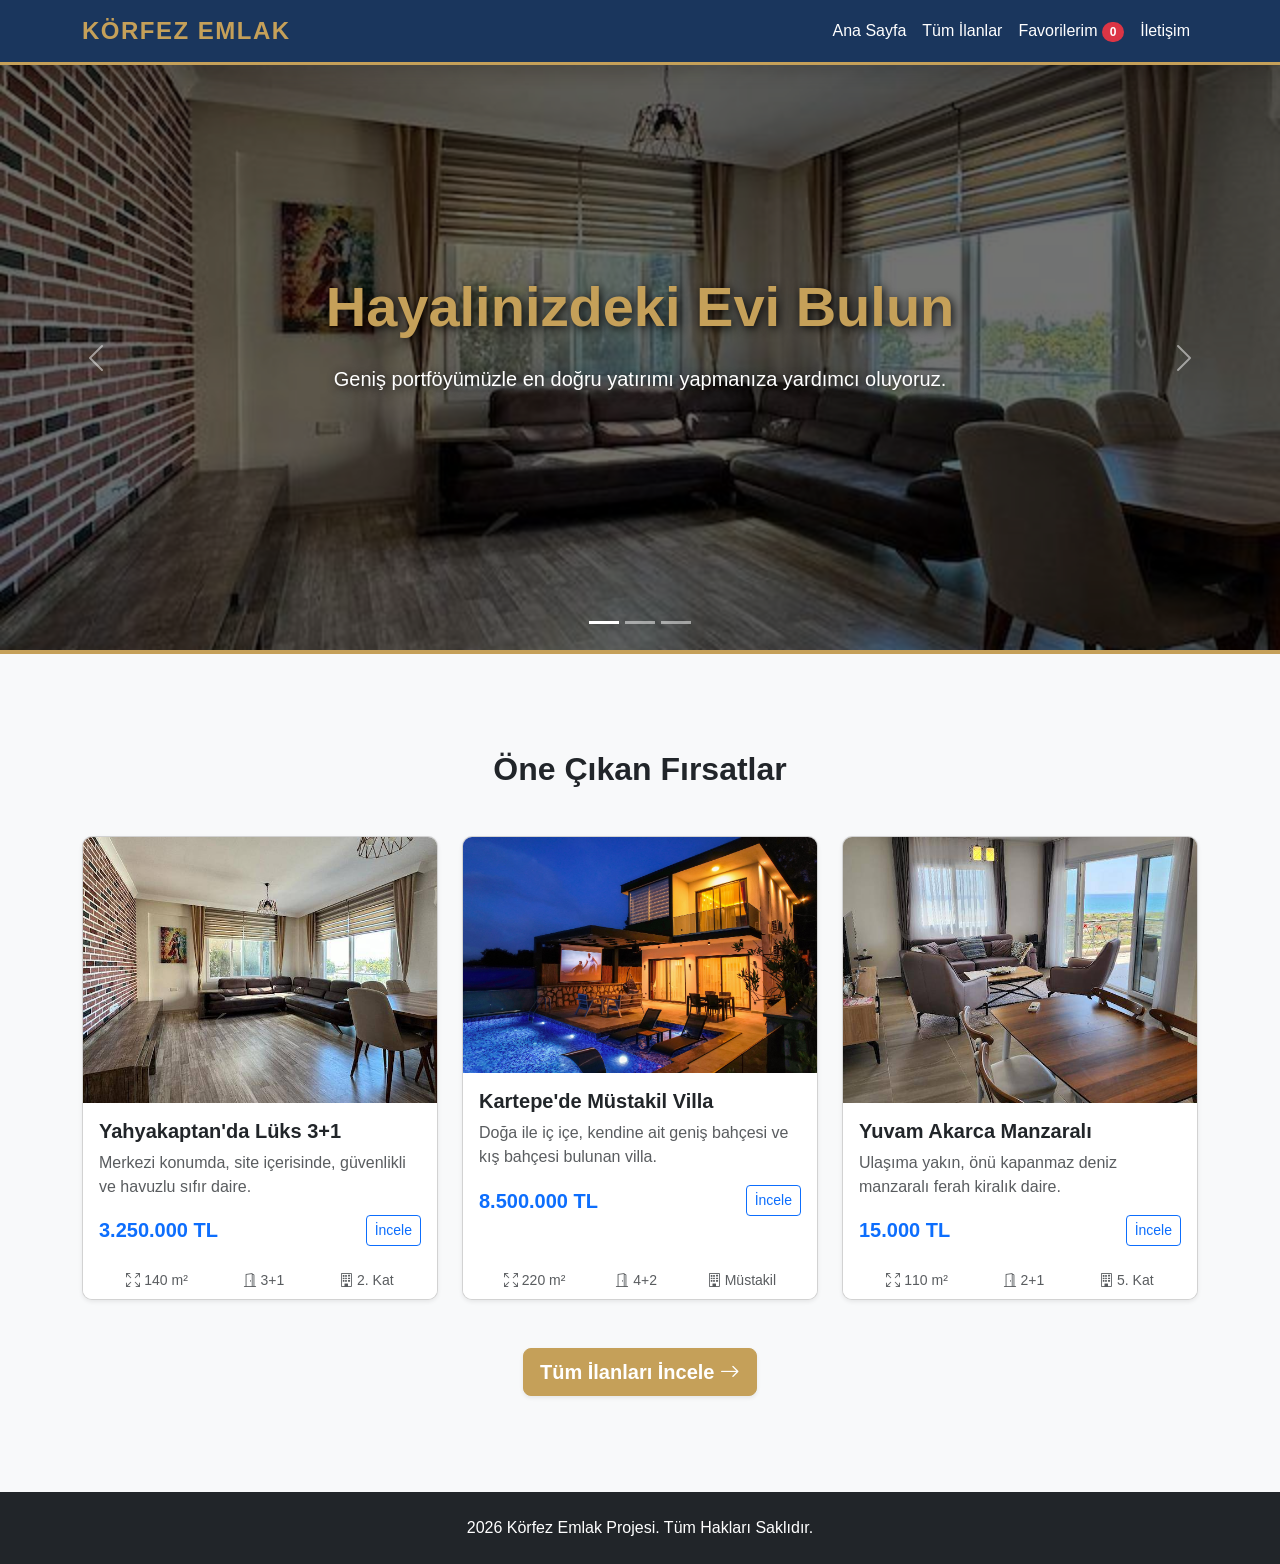
<file: index.html>
<!DOCTYPE html>
<html lang="tr">
<head>
    <meta charset="UTF-8">
    <meta name="viewport" content="width=device-width, initial-scale=1.0">
    <title>Körfez Emlak | Güvenilir Gayrimenkul Danışmanlığı</title>
    <!-- Bootstrap CSS -->
    <link href="https://cdn.jsdelivr.net/npm/bootstrap@5.3.0/dist/css/bootstrap.min.css" rel="stylesheet">
    <!-- Kendi CSS Dosyamız -->
    <link rel="stylesheet" href="style.css">
    <!-- Bootstrap İkon Kütüphanesi (Çöp kutusu vb. simgeler için) -->
    <link rel="stylesheet" href="https://cdn.jsdelivr.net/npm/bootstrap-icons@1.10.5/font/bootstrap-icons.css">
</head>
<body>

    <!-- Menü (Navbar) -->
    <nav class="navbar navbar-expand-lg navbar-dark bg-dark sticky-top shadow">
        <div class="container">
            <a class="navbar-brand fw-bold" href="index.html">KÖRFEZ EMLAK</a>
            <button class="navbar-toggler" type="button" data-bs-toggle="collapse" data-bs-target="#navbarNav">
                <span class="navbar-toggler-icon"></span>
            </button>
            <div class="collapse navbar-collapse" id="navbarNav">
                <ul class="navbar-nav ms-auto">
                    <li class="nav-item"><a class="nav-link" href="index.html">Ana Sayfa</a></li>
                    <li class="nav-item"><a class="nav-link" href="ilanlar.html">Tüm İlanlar</a></li>
                    <li class="nav-item">
                        <a class="nav-link" href="#" data-bs-toggle="offcanvas" data-bs-target="#favorilerOffcanvas">
                            Favorilerim <span class="badge bg-danger rounded-pill" id="favoriSayaci">0</span>
                        </a>
                    </li>
                    <li class="nav-item"><a class="nav-link" href="iletisim.html">İletişim</a></li>
                </ul>
            </div>
        </div>
    </nav>

    <!-- Hero Section (Kayan Görsel) -->
    <header class="position-relative border-bottom" style="border-color: var(--accent-gold) !important; border-width: 4px !important;">
        <!-- carousel-fade sınıfı resimlerin kayarak değil, yumuşakça silinerek değişmesini sağlar -->
        <div id="heroCarousel" class="carousel slide carousel-fade" data-bs-ride="carousel">
            
            <!-- Alt kısımdaki çizgi göstergeleri -->
            <div class="carousel-indicators">
                <button type="button" data-bs-target="#heroCarousel" data-bs-slide-to="0" class="active"></button>
                <button type="button" data-bs-target="#heroCarousel" data-bs-slide-to="1"></button>
                <button type="button" data-bs-target="#heroCarousel" data-bs-slide-to="2"></button>
            </div>

            <!-- Dönen Görseller ve Yazılar -->
            <div class="carousel-inner">
                
                <!-- 1. Görsel -->
                <div class="carousel-item active" data-bs-interval="1500">
                    <img src="img/ev1.jpg" class="d-block w-100 carousel-img" alt="Yahyakaptan Lüks Daire">
                    <div class="carousel-caption d-flex flex-column justify-content-center h-100">
                        <h1 class="display-4 fw-bold mb-4 shadow-text" style="color: var(--accent-gold);">Hayalinizdeki Evi Bulun</h1>
                        <p class="lead mb-5 shadow-text text-white">Geniş portföyümüzle en doğru yatırımı yapmanıza yardımcı oluyoruz.</p>
                    </div>
                </div>

                <!-- 2. Görsel -->
                <div class="carousel-item" data-bs-interval="1500">
                    <img src="img/ev2.jpg" class="d-block w-100 carousel-img" alt="Kartepe Doğa Manzaralı Villa">
                    <div class="carousel-caption d-flex flex-column justify-content-center h-100">
                        <h1 class="display-4 fw-bold mb-4 shadow-text" style="color: var(--accent-gold);">Doğaya Açılan Kapınız</h1>
                        <p class="lead mb-5 shadow-text text-white">Kartepe ve Başiskele'deki müstakil yaşam fırsatlarını keşfedin.</p>
                    </div>
                </div>

                <!-- 3. Görsel -->
                <div class="carousel-item" data-bs-interval="1500">
                    <img src="img/ev3.jpg" class="d-block w-100 carousel-img" alt="Yuvam Akarca Kiralık Daire">
                    <div class="carousel-caption d-flex flex-column justify-content-center h-100">
                        <h1 class="display-4 fw-bold mb-4 shadow-text" style="color: var(--accent-gold);">Eşsiz Manzaralar</h1>
                        <p class="lead mb-5 shadow-text text-white">Güne huzurla uyanacağınız prestijli lokasyonlar.</p>
                    </div>
                </div>

            </div>

            <!-- Sağ/Sol Ok Butonları -->
            <button class="carousel-control-prev" type="button" data-bs-target="#heroCarousel" data-bs-slide="prev">
                <span class="carousel-control-prev-icon" aria-hidden="true"></span>
                <span class="visually-hidden">Önceki</span>
            </button>
            <button class="carousel-control-next" type="button" data-bs-target="#heroCarousel" data-bs-slide="next">
                <span class="carousel-control-next-icon" aria-hidden="true"></span>
                <span class="visually-hidden">Sonraki</span>
            </button>
        </div>
    </header>

    <!-- Öne Çıkan İlanlar -->
    <section class="container my-5 py-5">
        <h2 class="text-center mb-5 fw-bold">Öne Çıkan Fırsatlar</h2>
        <div class="row g-4">
            
            <!-- İlan Kartı 1 -->
            <div class="col-md-4">
                <div class="card h-100 shadow-sm property-card">
                    <!-- Görsel yüklenmezse diye alt etiketi kritik -->
                    <img src="img/ev1.jpg" class="card-img-top" alt="Yahyakaptan Lüks Daire">
                    <div class="card-body">
                        <h5 class="card-title fw-bold">Yahyakaptan'da Lüks 3+1</h5>
                        <p class="card-text text-muted">Merkezi konumda, site içerisinde, güvenlikli ve havuzlu sıfır daire.</p>
                       <div class="d-flex justify-content-between align-items-center mt-3">
                            <span class="fs-5 fw-bold text-primary">3.250.000 TL</span>
                            <a href="detay.html?id=1" class="btn btn-outline-primary btn-sm px-2">İncele</a>
                        </div>
                    </div>
                    <div class="card-footer bg-white border-top-0 d-flex justify-content-around text-muted small">
                        <span><i class="bi bi-arrows-fullscreen"></i> 140 m²</span>
                        <span><i class="bi bi-door-open"></i> 3+1</span>
                        <span><i class="bi bi-building"></i> 2. Kat</span>
                    </div>
                </div>
            </div>

            <!-- İlan Kartı 2 -->
            <div class="col-md-4">
                <div class="card h-100 shadow-sm property-card">
                    <img src="img/ev2.jpg" class="card-img-top" alt="Kartepe Doğa Manzaralı Villa">
                    <div class="card-body">
                        <h5 class="card-title fw-bold">Kartepe'de Müstakil Villa</h5>
                        <p class="card-text text-muted">Doğa ile iç içe, kendine ait geniş bahçesi ve kış bahçesi bulunan villa.</p>
                        <div class="d-flex justify-content-between align-items-center mt-3">
                            <span class="fs-5 fw-bold text-primary">8.500.000 TL</span>
                            <a href="detay.html?id=2" class="btn btn-outline-primary btn-sm px-2">İncele</a>
                        </div>
                    </div>
                    <div class="card-footer bg-white border-top-0 d-flex justify-content-around text-muted small">
                        <span><i class="bi bi-arrows-fullscreen"></i> 220 m²</span>
                        <span><i class="bi bi-door-open"></i> 4+2</span>
                        <span><i class="bi bi-building"></i> Müstakil</span>
                    </div>
                </div>
            </div>

            <!-- İlan Kartı 3 -->
            <div class="col-md-4">
                <div class="card h-100 shadow-sm property-card">
                    <img src="img/ev3.jpg" class="card-img-top" alt="Yuvam Akarca Kiralık Daire">
                    <div class="card-body">
                        <h5 class="card-title fw-bold">Yuvam Akarca Manzaralı</h5>
                        <p class="card-text text-muted">Ulaşıma yakın, önü kapanmaz deniz manzaralı ferah kiralık daire.</p>
                        <div class="d-flex justify-content-between align-items-center mt-3">
                            <span class="fs-5 fw-bold text-primary">15.000 TL</span>
                            <a href="detay.html?id=3" class="btn btn-outline-primary btn-sm px-2">İncele</a>
                        </div>
                    </div>
                    <div class="card-footer bg-white border-top-0 d-flex justify-content-around text-muted small">
                        <span><i class="bi bi-arrows-fullscreen"></i> 110 m²</span>
                        <span><i class="bi bi-door-open"></i> 2+1</span>
                        <span><i class="bi bi-building"></i> 5. Kat</span>
                    </div>
                </div>
            </div>

        </div>
        <div class="text-center mt-5">
            <a href="ilanlar.html" class="btn btn-primary btn-lg fw-bold shadow-sm">Tüm İlanları İncele <i class="bi bi-arrow-right"></i></a>
        </div>
    </section>

    <!-- Favoriler Çekmecesi -->
    <div class="offcanvas offcanvas-end" tabindex="-1" id="favorilerOffcanvas" aria-labelledby="favorilerOffcanvasLabel" style="background-color: var(--primary-dark); color: white;">
        <div class="offcanvas-header border-bottom" style="border-color: var(--accent-gold) !important;">
            <h5 class="offcanvas-title fw-bold" id="favorilerOffcanvasLabel" style="color: var(--accent-gold);">
                <i class="bi bi-heart-fill"></i> Favorilerim
            </h5>
            <button type="button" class="btn-close btn-close-white" data-bs-dismiss="offcanvas" aria-label="Kapat"></button>
        </div>
        
        <div class="offcanvas-body" id="favorilerListesi">
            <!-- JavaScript buraya favori ilanları otomatik çizecek -->
            <p class="text-center mt-5">
                <span style="color: #C5A059; font-weight: 600;">Henüz favoriye eklediğiniz bir ilan bulunmuyor.</span>
            </p>
        </div>
    </div>

    <!-- Footer -->
    <footer class="bg-dark text-white text-center py-4 mt-auto">
        <div class="container">
            <p class="mb-0"> 2026 Körfez Emlak Projesi. Tüm Hakları Saklıdır.</p>
        </div>
    </footer>

    <!-- Bootstrap & JS -->
    <script src="https://cdn.jsdelivr.net/npm/bootstrap@5.3.0/dist/js/bootstrap.bundle.min.js"></script>
    <script src="script.js"></script>
</body>
</html>
</file>
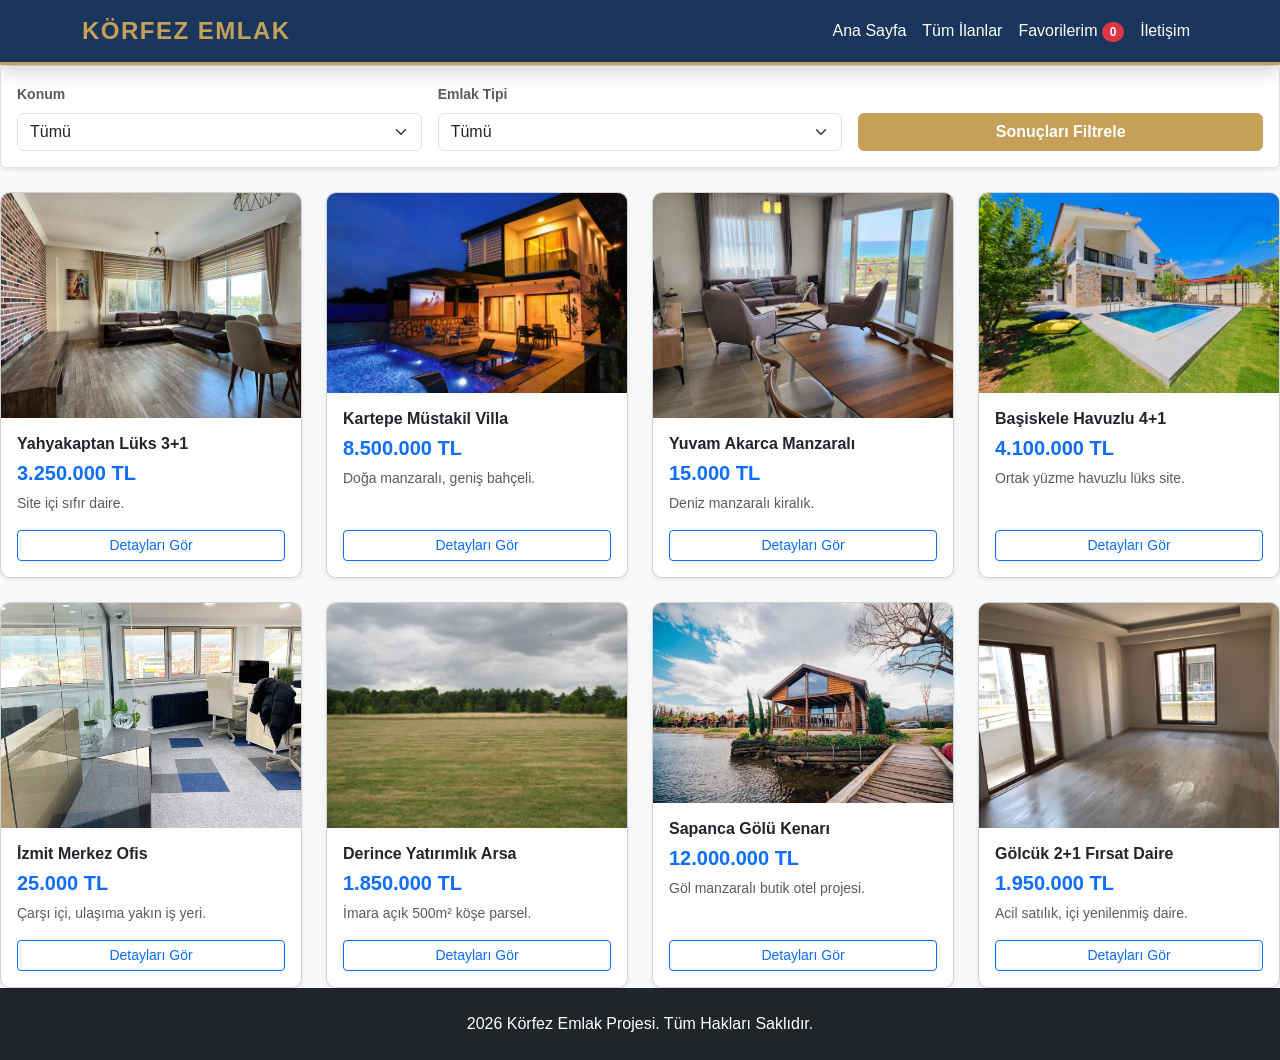
<file: ilanlar.html>
<!DOCTYPE html>
<html lang="tr">
<head>
    <meta charset="UTF-8">
    <meta name="viewport" content="width=device-width, initial-scale=1.0">
    <title>Tüm İlanlar - Körfez Emlak</title>
    <link href="https://cdn.jsdelivr.net/npm/bootstrap@5.3.0/dist/css/bootstrap.min.css" rel="stylesheet">
    <link rel="stylesheet" href="style.css">
    <link rel="stylesheet" href="https://cdn.jsdelivr.net/npm/bootstrap-icons@1.10.5/font/bootstrap-icons.css">
</head>
<body>

    <!-- Menü Navbar -->
    <nav class="navbar navbar-expand-lg navbar-dark bg-dark sticky-top shadow">
        <div class="container">
            <a class="navbar-brand fw-bold" href="index.html">KÖRFEZ EMLAK</a>
            <button class="navbar-toggler" type="button" data-bs-toggle="collapse" data-bs-target="#navbarNav">
                <span class="navbar-toggler-icon"></span>
            </button>
            <div class="collapse navbar-collapse" id="navbarNav">
                <ul class="navbar-nav ms-auto">
                    <ul class="navbar-nav ms-auto">
                    <li class="nav-item"><a class="nav-link" href="index.html">Ana Sayfa</a></li>
                    <li class="nav-item"><a class="nav-link" href="ilanlar.html">Tüm İlanlar</a></li>
                    <li class="nav-item">
                        <a class="nav-link" href="#" data-bs-toggle="offcanvas" data-bs-target="#favorilerOffcanvas">
                            Favorilerim <span class="badge bg-danger rounded-pill" id="favoriSayaci">0</span>
                        </a>
                    </li>
                    <li class="nav-item"><a class="nav-link" href="iletisim.html">İletişim</a></li>
                </ul>
                </ul>
            </div>
        </div>
    </nav>

        <!-- FİLTRELEME ALANI -->
        <div class="bg-white p-3 rounded shadow-sm mb-4 border">
            <form id="searchForm" class="row g-3 align-items-end">
                <div class="col-md-4">
                    <label class="form-label fw-bold text-muted small">Konum</label>
                    <select class="form-select" id="locationSelect">
                        <option value="">Tümü</option>
                        <option value="yahyakaptan">Yahyakaptan</option>
                        <option value="kartepe">Kartepe</option>
                        <option value="yuvam">Yuvam Akarca</option>
                        <option value="basiskele">Başiskele</option>
                        <option value="izmit">İzmit Merkez</option>
                        <option value="derince">Derince</option>
                        <option value="sapanca">Sapanca</option>
                        <option value="golcuk">Gölcük</option>
                    </select>
                </div>
                <div class="col-md-4">
                    <label class="form-label fw-bold text-muted small">Emlak Tipi</label>
                    <select class="form-select" id="typeSelect">
                        <option value="">Tümü</option>
                        <option value="daire">Daire</option>
                        <option value="villa">Villa</option>
                        <option value="isyeri">İş Yeri</option>
                        <option value="arsa">Arsa</option>
                        <option value="tesis">Tesis</option>
                    </select>
                </div>
                <div class="col-md-4">
                    <button type="submit" class="btn btn-primary w-100 fw-bold">Sonuçları Filtrele</button>
                </div>
            </form>
        </div>
    
        <!-- İlanlar Izgarası -->
        <div class="row row-cols-1 row-cols-md-2 row-cols-lg-4 g-4">
            
            <!-- İlan 1 -->
            <div class="col filter-item" data-konum="yahyakaptan" data-tip="daire">
                <div class="card h-100 shadow-sm property-card">
                    <img src="img/ev1.jpg" class="card-img-top" alt="Ev 1">
                    <div class="card-body">
                        <h6 class="card-title fw-bold">Yahyakaptan Lüks 3+1</h6>
                        <h5 class="text-primary fw-bold mt-2">3.250.000 TL</h5>
                        <p class="card-text text-muted small">Site içi sıfır daire.</p>
                    </div>
                    <div class="card-footer bg-white border-top-0 p-3 pt-0">
                        <a href="detay.html?id=1" class="btn btn-outline-primary w-100 btn-sm">Detayları Gör</a>
                    </div>
                </div>
            </div>

            <!-- İlan 2 -->
            <div class="col filter-item" data-konum="kartepe" data-tip="villa">
                <div class="card h-100 shadow-sm property-card">
                    <img src="img/ev2.jpg" class="card-img-top" alt="Ev 2">
                    <div class="card-body">
                        <h6 class="card-title fw-bold">Kartepe Müstakil Villa</h6>
                        <h5 class="text-primary fw-bold mt-2">8.500.000 TL</h5>
                        <p class="card-text text-muted small">Doğa manzaralı, geniş bahçeli.</p>
                    </div>
                    <div class="card-footer bg-white border-top-0 p-3 pt-0">
                        <a href="detay.html?id=2" class="btn btn-outline-primary w-100 btn-sm">Detayları Gör</a>
                    </div>
                </div>
            </div>

            <!-- İlan 3 -->
            <div class="col filter-item" data-konum="yuvam" data-tip="daire">
                <div class="card h-100 shadow-sm property-card">
                    <img src="img/ev3.jpg" class="card-img-top" alt="Ev 3">
                    <div class="card-body">
                        <h6 class="card-title fw-bold">Yuvam Akarca Manzaralı</h6>
                        <h5 class="text-primary fw-bold mt-2">15.000 TL </h5>
                        <p class="card-text text-muted small">Deniz manzaralı kiralık.</p>
                    </div>
                    <div class="card-footer bg-white border-top-0 p-3 pt-0">
                        <a href="detay.html?id=3" class="btn btn-outline-primary w-100 btn-sm">Detayları Gör</a>
                    </div>
                </div>
            </div>

            <!-- İlan 4 -->
            <div class="col filter-item" data-konum="basiskele" data-tip="daire">
                <div class="card h-100 shadow-sm property-card">
                    <img src="img/ev4.jpeg" class="card-img-top" alt="Ev 4">
                    <div class="card-body">
                        <h6 class="card-title fw-bold">Başiskele Havuzlu 4+1</h6>
                        <h5 class="text-primary fw-bold mt-2">4.100.000 TL</h5>
                        <p class="card-text text-muted small">Ortak yüzme havuzlu lüks site.</p>
                    </div>
                    <div class="card-footer bg-white border-top-0 p-3 pt-0">
                        <a href="detay.html?id=4" class="btn btn-outline-primary w-100 btn-sm">Detayları Gör</a>
                    </div>
                </div>
            </div>

            <!-- İlan 5 -->
            <div class="col filter-item" data-konum="izmit" data-tip="isyeri">
                <div class="card h-100 shadow-sm property-card">
                    <img src="img/ev5.jpg" class="card-img-top" alt="Ev 5">
                    <div class="card-body">
                        <h6 class="card-title fw-bold">İzmit Merkez Ofis</h6>
                        <h5 class="text-primary fw-bold mt-2">25.000 TL</h5>
                        <p class="card-text text-muted small">Çarşı içi, ulaşıma yakın iş yeri.</p>
                    </div>
                    <div class="card-footer bg-white border-top-0 p-3 pt-0">
                        <a href="detay.html?id=5" class="btn btn-outline-primary w-100 btn-sm">Detayları Gör</a>
                    </div>
                </div>
            </div>

            <!-- İlan 6 -->
            <div class="col filter-item" data-konum="derince" data-tip="arsa">
                <div class="card h-100 shadow-sm property-card">
                    <img src="img/ev6.jpg" class="card-img-top" alt="Ev 6">
                    <div class="card-body">
                        <h6 class="card-title fw-bold">Derince Yatırımlık Arsa</h6>
                        <h5 class="text-primary fw-bold mt-2">1.850.000 TL</h5>
                        <p class="card-text text-muted small">İmara açık 500m² köşe parsel.</p>
                    </div>
                    <div class="card-footer bg-white border-top-0 p-3 pt-0">
                        <a href="detay.html?id=6" class="btn btn-outline-primary w-100 btn-sm">Detayları Gör</a>
                    </div>
                </div>
            </div>

            <!-- İlan 7 -->
            <div class="col filter-item" data-konum="sapanca" data-tip="tesis">
                <div class="card h-100 shadow-sm property-card">
                    <img src="img/ev7.jpg" class="card-img-top" alt="Ev 7">
                    <div class="card-body">
                        <h6 class="card-title fw-bold">Sapanca Gölü Kenarı</h6>
                        <h5 class="text-primary fw-bold mt-2">12.000.000 TL</h5>
                        <p class="card-text text-muted small">Göl manzaralı butik otel projesi.</p>
                    </div>
                    <div class="card-footer bg-white border-top-0 p-3 pt-0">
                        <a href="detay.html?id=7" class="btn btn-outline-primary w-100 btn-sm">Detayları Gör</a>
                    </div>
                </div>
            </div>

            <!-- İlan 8 -->
            <div class="col filter-item" data-konum="golcuk" data-tip="daire">
                <div class="card h-100 shadow-sm property-card">
                    <img src="img/ev8.jpg" class="card-img-top" alt="Ev 8">
                    <div class="card-body">
                        <h6 class="card-title fw-bold">Gölcük 2+1 Fırsat Daire</h6>
                        <h5 class="text-primary fw-bold mt-2">1.950.000 TL</h5>
                        <p class="card-text text-muted small">Acil satılık, içi yenilenmiş daire.</p>
                    </div>
                    <div class="card-footer bg-white border-top-0 p-3 pt-0">
                        <a href="detay.html?id=8" class="btn btn-outline-primary w-100 btn-sm">Detayları Gör</a>
                    </div>
                </div>
            </div>

        </div>
    </div>

    <!-- Favoriler Çekmecesi -->
    <div class="offcanvas offcanvas-end" tabindex="-1" id="favorilerOffcanvas" aria-labelledby="favorilerOffcanvasLabel" style="background-color: var(--primary-dark); color: white;">
        
        <div class="offcanvas-header border-bottom" style="border-color: var(--accent-gold) !important;">
            <h5 class="offcanvas-title fw-bold" id="favorilerOffcanvasLabel" style="color: var(--accent-gold);">
                <i class="bi bi-heart-fill"></i> Favorilerim
            </h5>
            <button type="button" class="btn-close btn-close-white" data-bs-dismiss="offcanvas" aria-label="Kapat"></button>
        </div>
        <div class="offcanvas-body" id="favorilerListesi">
            <p class="text-center mt-5">
                <span style="color: #C5A059; font-weight: 600;">Henüz favoriye eklediğiniz bir ilan bulunmuyor.</span>
            </p>
        </div>
    </div>

    <!-- Footer -->
    <footer class="bg-dark text-white text-center py-4 mt-auto">
        <div class="container">
            <p class="mb-0"> 2026 Körfez Emlak Projesi. Tüm Hakları Saklıdır.</p>
        </div>
    </footer>

    <script src="https://cdn.jsdelivr.net/npm/bootstrap@5.3.0/dist/js/bootstrap.bundle.min.js"></script>
    <script src="script.js"></script>
</body>
</html>
</file>
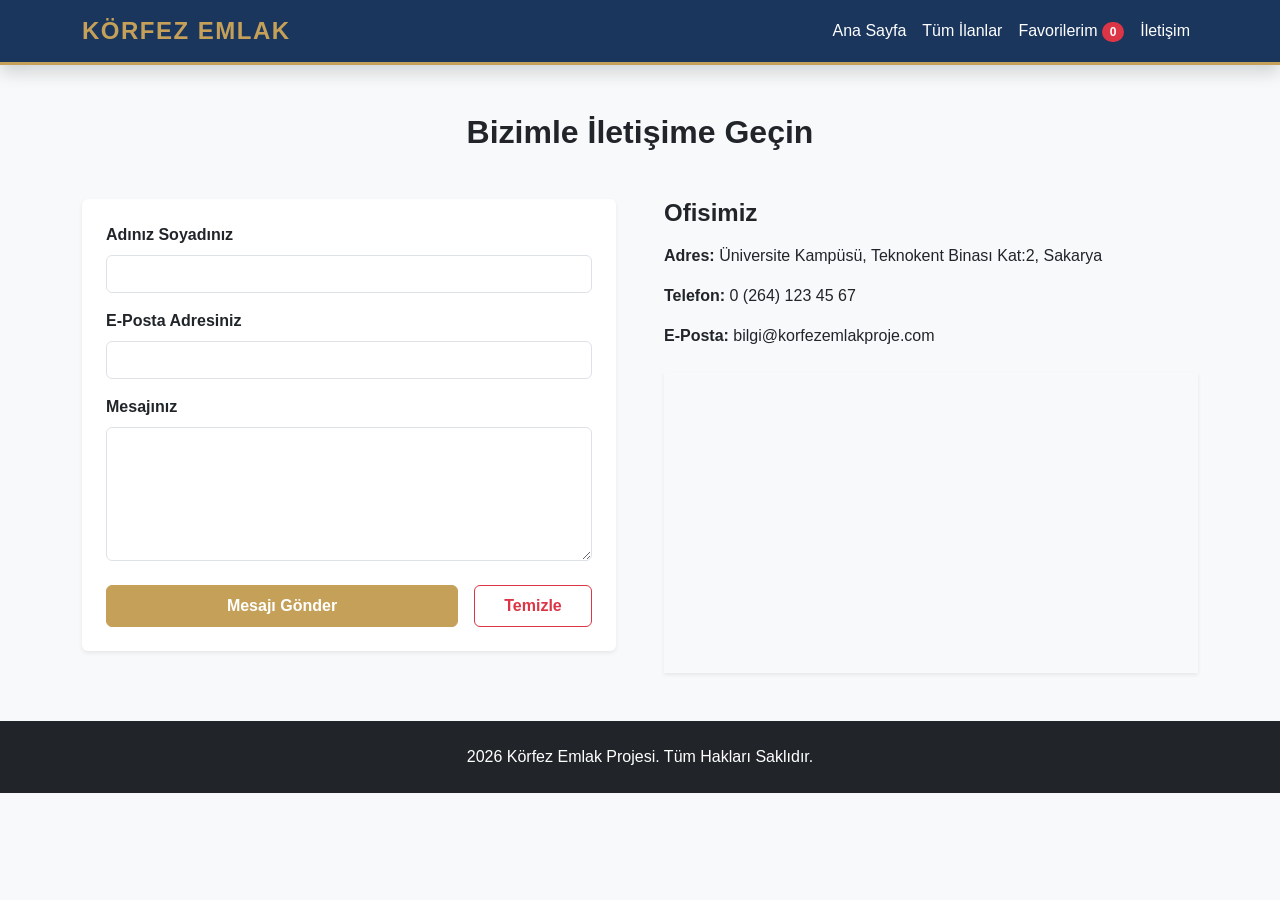
<file: iletisim.html>
<!DOCTYPE html>
<html lang="tr">
<head>
    <meta charset="UTF-8">
    <meta name="viewport" content="width=device-width, initial-scale=1.0">
    <title>İletişim - Körfez Emlak</title>
    <link href="https://cdn.jsdelivr.net/npm/bootstrap@5.3.0/dist/css/bootstrap.min.css" rel="stylesheet">
    <link rel="stylesheet" href="style.css">
    <!-- Bootstrap İkon Kütüphanesi (Çöp kutusu vb. simgeler için) -->
    <link rel="stylesheet" href="https://cdn.jsdelivr.net/npm/bootstrap-icons@1.10.5/font/bootstrap-icons.css">
</head>
<body>

    <nav class="navbar navbar-expand-lg navbar-dark bg-dark sticky-top shadow">
        <!-- ... Menü navbar ... -->
        <div class="container">
            <a class="navbar-brand fw-bold" href="index.html">KÖRFEZ EMLAK</a>
            <button class="navbar-toggler" type="button" data-bs-toggle="collapse" data-bs-target="#navbarNav">
                <span class="navbar-toggler-icon"></span>
            </button>
            <div class="collapse navbar-collapse" id="navbarNav">
               <ul class="navbar-nav ms-auto">
                    <li class="nav-item"><a class="nav-link" href="index.html">Ana Sayfa</a></li>
                    <li class="nav-item"><a class="nav-link" href="ilanlar.html">Tüm İlanlar</a></li>
                    <li class="nav-item">
                        <a class="nav-link" href="#" data-bs-toggle="offcanvas" data-bs-target="#favorilerOffcanvas">
                            Favorilerim <span class="badge bg-danger rounded-pill" id="favoriSayaci">0</span>
                        </a>
                    </li>
                    <li class="nav-item"><a class="nav-link" href="iletisim.html">İletişim</a></li>
                </ul>
            </div>
        </div>
    </nav>

    <div class="container my-5 flex-grow-1">
        <h2 class="text-center fw-bold mb-5">Bizimle İletişime Geçin</h2>
        
        <div class="row g-5">
            <!-- İletişim Formu -->
            <div class="col-md-6">
                <form id="contactForm" class="bg-white p-4 rounded shadow-sm">
                    <div class="mb-3">
                        <label for="isim" class="form-label fw-bold">Adınız Soyadınız</label>
                        <input type="text" class="form-control" id="isim" required>
                    </div>
                    <div class="mb-3">
                        <label for="email" class="form-label fw-bold">E-Posta Adresiniz</label>
                        <input type="email" class="form-control" id="email" required>
                    </div>
                    <div class="mb-3">
                        <label for="mesaj" class="form-label fw-bold">Mesajınız</label>
                        <textarea class="form-control" id="mesaj" rows="5" required></textarea>
                    </div>
                    <!-- Gönder ve Temizle Butonları -->
                    <div class="d-flex gap-3 mt-4">
                        <button type="submit" class="btn btn-primary w-75 fw-bold py-2">Mesajı Gönder</button>
                        <button type="reset" class="btn btn-outline-danger w-25 fw-bold py-2">Temizle</button>
                    </div>
                </form>
            </div>

            <!-- Adres ve Harita -->
            <div class="col-md-6">
                <h4 class="fw-bold mb-3">Ofisimiz</h4>
                <p><strong>Adres:</strong> Üniversite Kampüsü, Teknokent Binası Kat:2, Sakarya</p>
                <p><strong>Telefon:</strong> 0 (264) 123 45 67</p>
                <p><strong>E-Posta:</strong> bilgi@korfezemlakproje.com</p>
                
                <!-- Google Maps -->
                <div class="ratio ratio-16x9 mt-4 shadow-sm">
                    <iframe src="https://www.google.com/maps/embed?pb=!1m18!1m12!1m3!1d3023.276949021665!2d30.323530615405814!3d40.73397987932971!2m3!1f0!2f0!3f0!3m2!1i1024!2i768!4f13.1!3m3!1m2!1s0x14ccb2b4f9797d13%3A0x1d47102cd38d8272!2sSakarya%20University!5e0!3m2!1sen!2str!4v1682944000000!5m2!1sen!2str" style="border:0;" allowfullscreen="" loading="lazy"></iframe>
                </div>
            </div>
        </div>
    </div>
    <!-- Başarılı Gönderim Açılır Penceresi -->
    <div class="modal fade" id="basariModali" tabindex="-1" aria-labelledby="basariModaliLabel" aria-hidden="true">
        <div class="modal-dialog modal-dialog-centered">
            <div class="modal-content text-center p-4">
                <div class="modal-body">
                    <i class="bi bi-check-circle-fill text-success" style="font-size: 4rem;"></i>
                    <h3 class="mt-3 fw-bold">Mesajınız İletildi!</h3>
                    <p class="text-muted">En kısa sürede sizinle iletişime geçeceğiz.</p>
                    <button type="button" class="btn btn-primary mt-2 px-4" data-bs-dismiss="modal">Kapat</button>
                </div>
            </div>
        </div>
    </div>

    <!-- Favoriler Çekmecesi -->
    <div class="offcanvas offcanvas-end" tabindex="-1" id="favorilerOffcanvas" aria-labelledby="favorilerOffcanvasLabel" style="background-color: var(--primary-dark); color: white;">
        <div class="offcanvas-header border-bottom" style="border-color: var(--accent-gold) !important;">
            
            <h5 class="offcanvas-title fw-bold" id="favorilerOffcanvasLabel" style="color: var(--accent-gold);">
                <i class="bi bi-heart-fill"></i> Favorilerim
            </h5>
            <button type="button" class="btn-close btn-close-white" data-bs-dismiss="offcanvas" aria-label="Kapat"></button>
        </div>
        
        <div class="offcanvas-body" id="favorilerListesi">
            <p class="text-center mt-5">
                <span style="color: #C5A059; font-weight: 600;">Henüz favoriye eklediğiniz bir ilan bulunmuyor.</span>
            </p>
        </div>
    </div>

    <footer class="bg-dark text-white text-center py-4 mt-auto">
        <div class="container">
            <p class="mb-0"> 2026 Körfez Emlak Projesi. Tüm Hakları Saklıdır.</p>
        </div>
    </footer>

    <script src="https://cdn.jsdelivr.net/npm/bootstrap@5.3.0/dist/js/bootstrap.bundle.min.js"></script>
    <script src="script.js"></script>
</body>
</html>
</file>
<file: style.css>
/* Ana Renk Değişkenlerimiz */
:root {
    --primary-dark: #1A365D; /* Koyu Lacivert */
    --accent-gold: #C5A059;  /* Altın/Ahşap */
    --text-muted: #6c757d;
}

/* Genel Font ve Arka Plan */
body {
    background-color: #F8F9FA;
    font-family: 'Segoe UI', Tahoma, Geneva, Verdana, sans-serif;
}

/* Menü (Navbar) Özelleştirmesi */
.navbar {
    background-color: var(--primary-dark) !important;
    border-bottom: 3px solid var(--accent-gold);
}
.navbar-brand {
    color: var(--accent-gold) !important;
    letter-spacing: 1.5px;
    font-size: 1.5rem;
}
.nav-link {
    color: #ffffff !important;
    font-weight: 500;
    transition: color 0.3s ease;
}
.nav-link:hover, .nav-link.active {
    color: var(--accent-gold) !important;
}

/* Hero (Karşılama) Bölümü */
.hero-section {
    background: linear-gradient(rgba(26, 54, 93, 0.8), rgba(26, 54, 93, 0.7)), url('img/ev1.jpg') center/cover;
    height: 60vh;
    display: flex;
    align-items: center;
    color: white;
    border-bottom: 5px solid var(--accent-gold);
}

/* Buton Özelleştirmesi */
.btn-primary {
    background-color: var(--accent-gold) !important;
    border-color: var(--accent-gold) !important;
    color: #fff;
    transition: all 0.3s;
}
.btn-primary:hover {
    background-color: #a88746 !important;
    transform: scale(1.05);
}

.btn-outline-dark {
    color: var(--primary-dark);
    border-color: var(--primary-dark);
}
.btn-outline-dark:hover {
    background-color: var(--primary-dark);
    color: white;
}

/* İlan Kartları İnce İşçilik */
.card {
    border-radius: 10px;
    overflow: hidden;
}
.card-hover:hover {
    transform: translateY(-8px);
    box-shadow: 0 15px 25px rgba(26, 54, 93, 0.2) !important;
    transition: all 0.4s ease;
}
.price-text {
    color: var(--primary-dark);
    font-size: 1.4rem;
}
.badge-custom {
    background-color: var(--accent-gold);
    color: #fff;
    padding: 8px 12px;
    border-radius: 4px;
    font-weight: bold;
}

/* Ana Sayfa Kayan Görsel (Carousel) Ayarları */
.carousel-img {
    height: 65vh; /* Ekranın yüzde 65'ini kaplar, tam kararındadır */
    object-fit: cover; /* Resmin orantısını bozmadan, ezmeden ekrana yayar */
    filter: brightness(0.45); /* Resmi %55 karartır ki üstündeki altın rengi yazılar patlasın */
}

/* Yazıları tam ortaya sabitlemek için */
.carousel-caption {
    bottom: 0;
    top: 0; 
}

/* Yazılara profesyonel bir gölge vererek okunabilirliği artırır */
.shadow-text {
    text-shadow: 2px 2px 10px rgba(0, 0, 0, 0.9);
}
</file>
